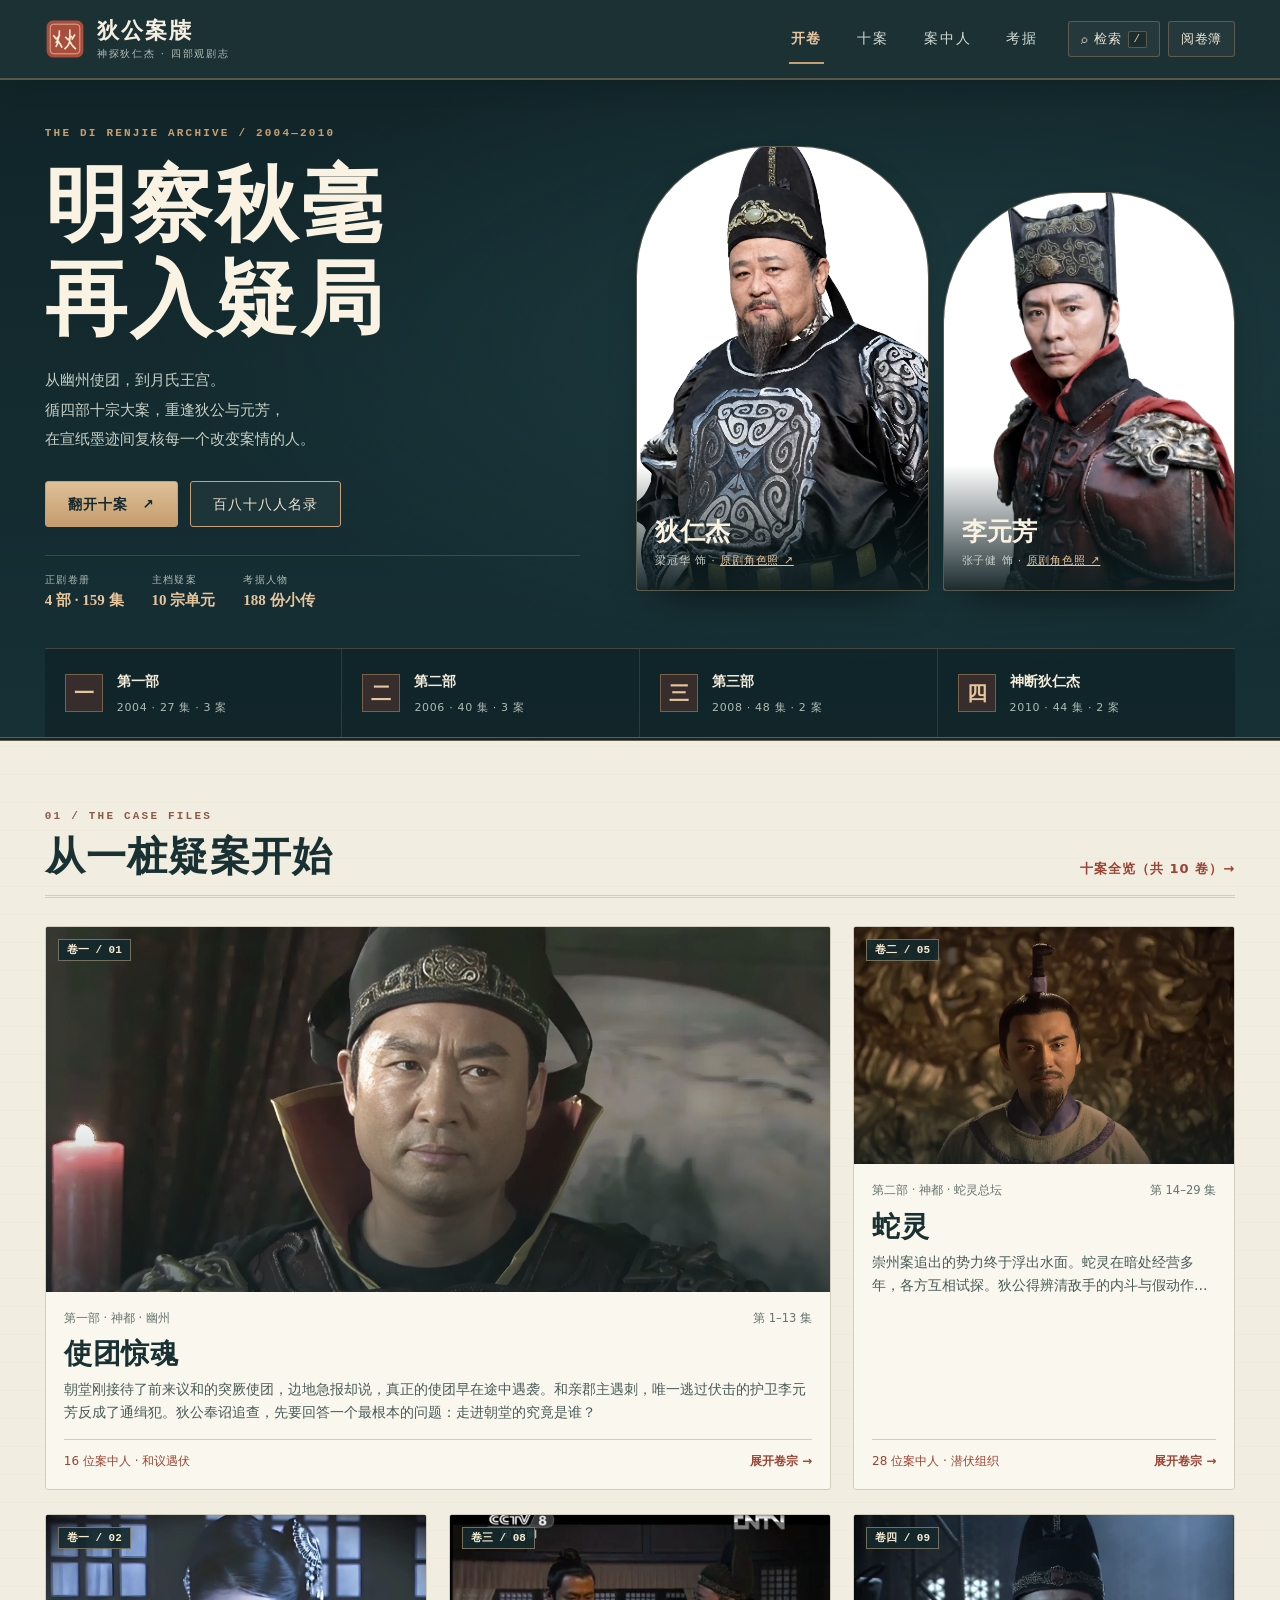
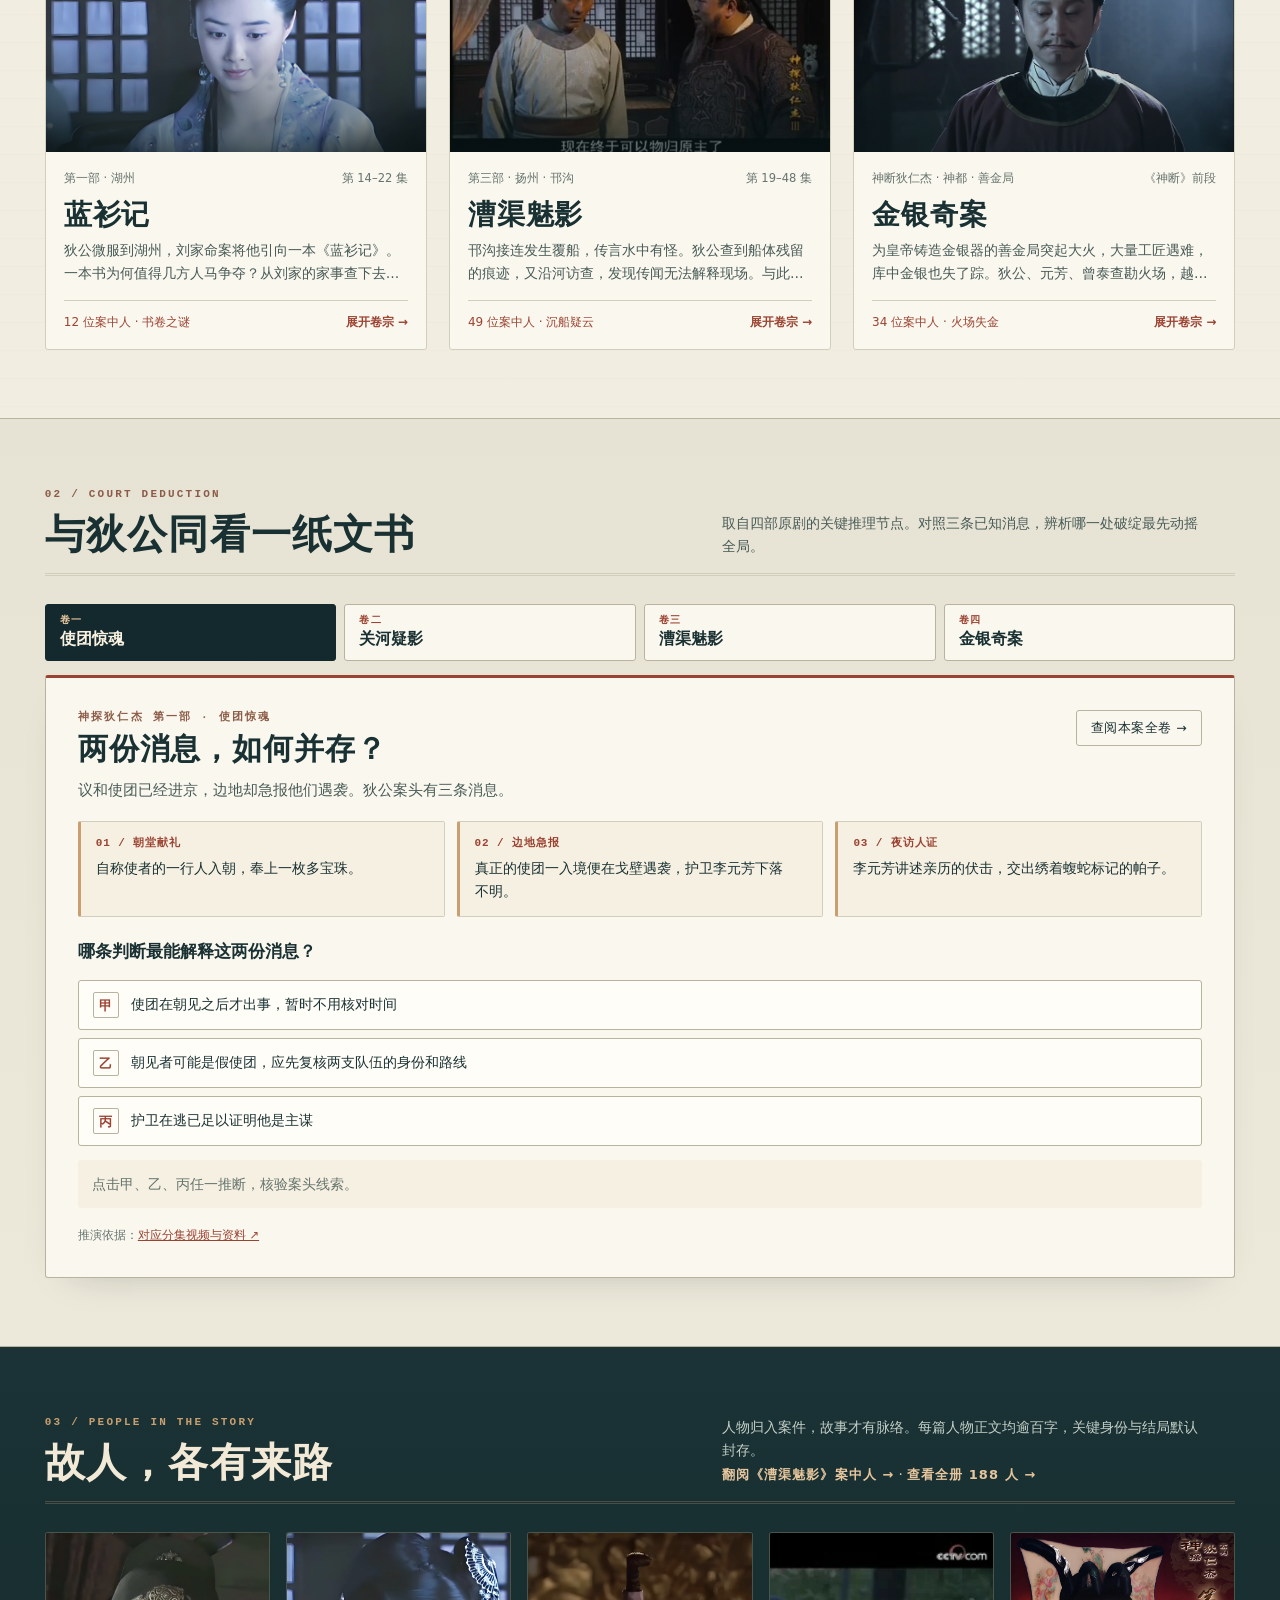
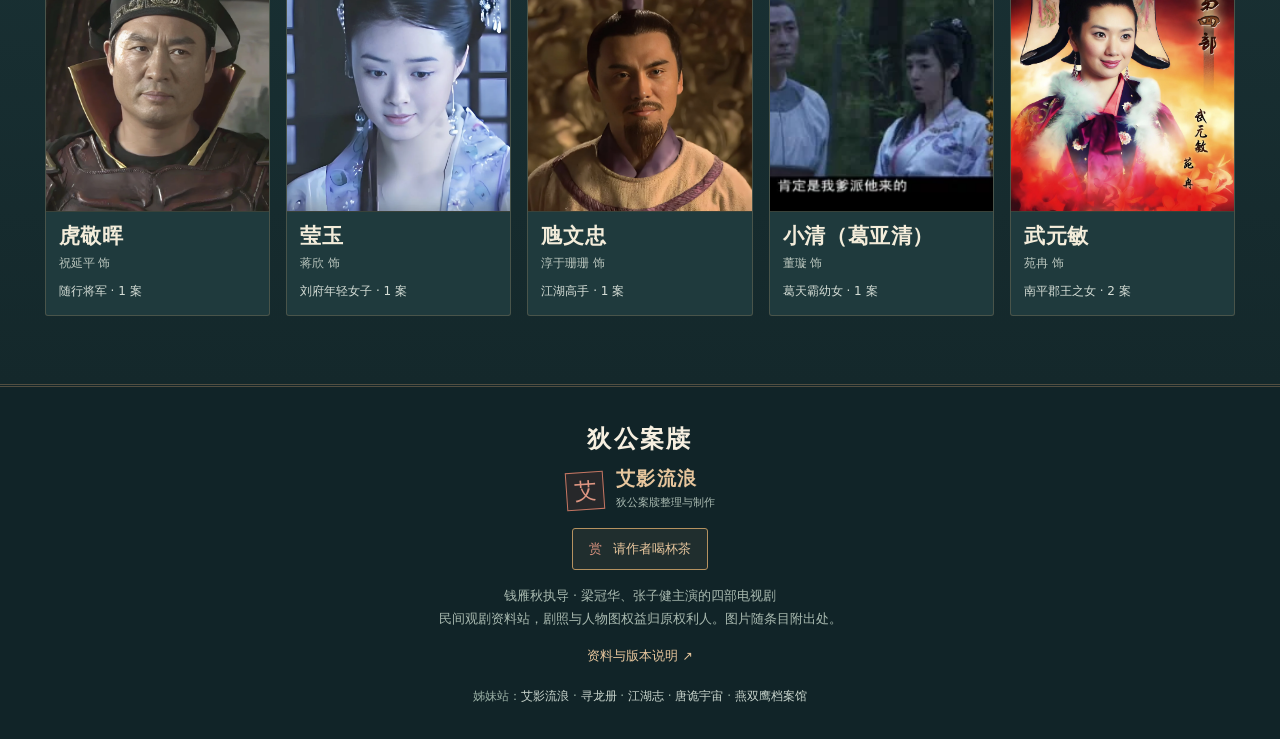
<file: index.html>
<!doctype html>
<html lang="zh-CN">
<head>
  <meta charset="utf-8">
  <meta name="viewport" content="width=device-width,initial-scale=1">
  <meta name="description" content="钱雁秋执导、梁冠华与张子健主演《神探狄仁杰》四部十案观剧资料站：188份人物档案、原剧画面与分集考据。">
  <meta name="theme-color" content="#13292d">
  <title>狄公案牍 · 四部十案，故人重逢</title>
  <link rel="icon" href="assets/seal.svg">
  <link rel="stylesheet" href="v2/edition.css">
  <script defer src="episodes.js"></script>
  <script defer src="v2/archive-data.js"></script>
  <script defer src="v2/edition.js"></script>
</head>
<body>
  <a class="skip" href="#main">跳至正文</a>
  <header class="site-header">
    <a class="brand" href="#home">
      <img src="assets/seal.svg" alt="" width="42" height="42">
      <span>狄公案牍<small>神探狄仁杰 · 四部观剧志</small></span>
    </a>
    <nav aria-label="主导航">
      <a href="#home">开卷</a>
      <a href="#cases">十案</a>
      <a href="#people">案中人</a>
      <a href="#sources">考据</a>
    </nav>
    <div class="header-tools">
      <button id="search" type="button" aria-label="搜索卷宗与人物（快捷键 /）">⌕ <span class="tool-label">检索</span><kbd aria-hidden="true">/</kbd></button>
      <button id="bookmarks" type="button">阅卷簿</button>
    </div>
  </header>
  <main id="main" tabindex="-1"></main>
  <footer class="site-footer">
    <a class="footer-brand" href="#home">狄公案牍</a>
    <div class="footer-signature">
      <span class="footer-seal" aria-hidden="true">艾</span>
      <div><strong>艾影流浪</strong><small>狄公案牍整理与制作</small></div>
    </div>
    <button class="sponsor-button" id="sponsor" type="button"><span>赏</span> 请作者喝杯茶</button>
    <p>钱雁秋执导 · 梁冠华、张子健主演的四部电视剧<br>民间观剧资料站，剧照与人物图权益归原权利人。图片随条目附出处。</p>
    <a class="footer-sources-link" href="#sources">资料与版本说明 ↗</a>
    <p class="sister-sites">姊妹站：<a href="https://aiyingliulang.qd.je/">艾影流浪</a> · <a href="https://xunlongce.aiyingliulang.qd.je/">寻龙册</a> · <a href="https://jianghu.aiyingliulang.qd.je/">江湖志</a> · <a href="https://tanggui.aiyingliulang.qd.je/">唐诡宇宙</a> · <a href="https://yanshuangying.aiyingliulang.qd.je/">燕双鹰档案馆</a></p>
  </footer>
  <dialog id="dialog" aria-labelledby="dialog-title">
    <div class="dialog-head">
      <h2 id="dialog-title"></h2>
      <button id="close" type="button" aria-label="关闭弹窗">×</button>
    </div>
    <div id="dialog-content"></div>
  </dialog>
  <p id="status" role="status" aria-live="polite"></p>
</body>
</html>
</file>
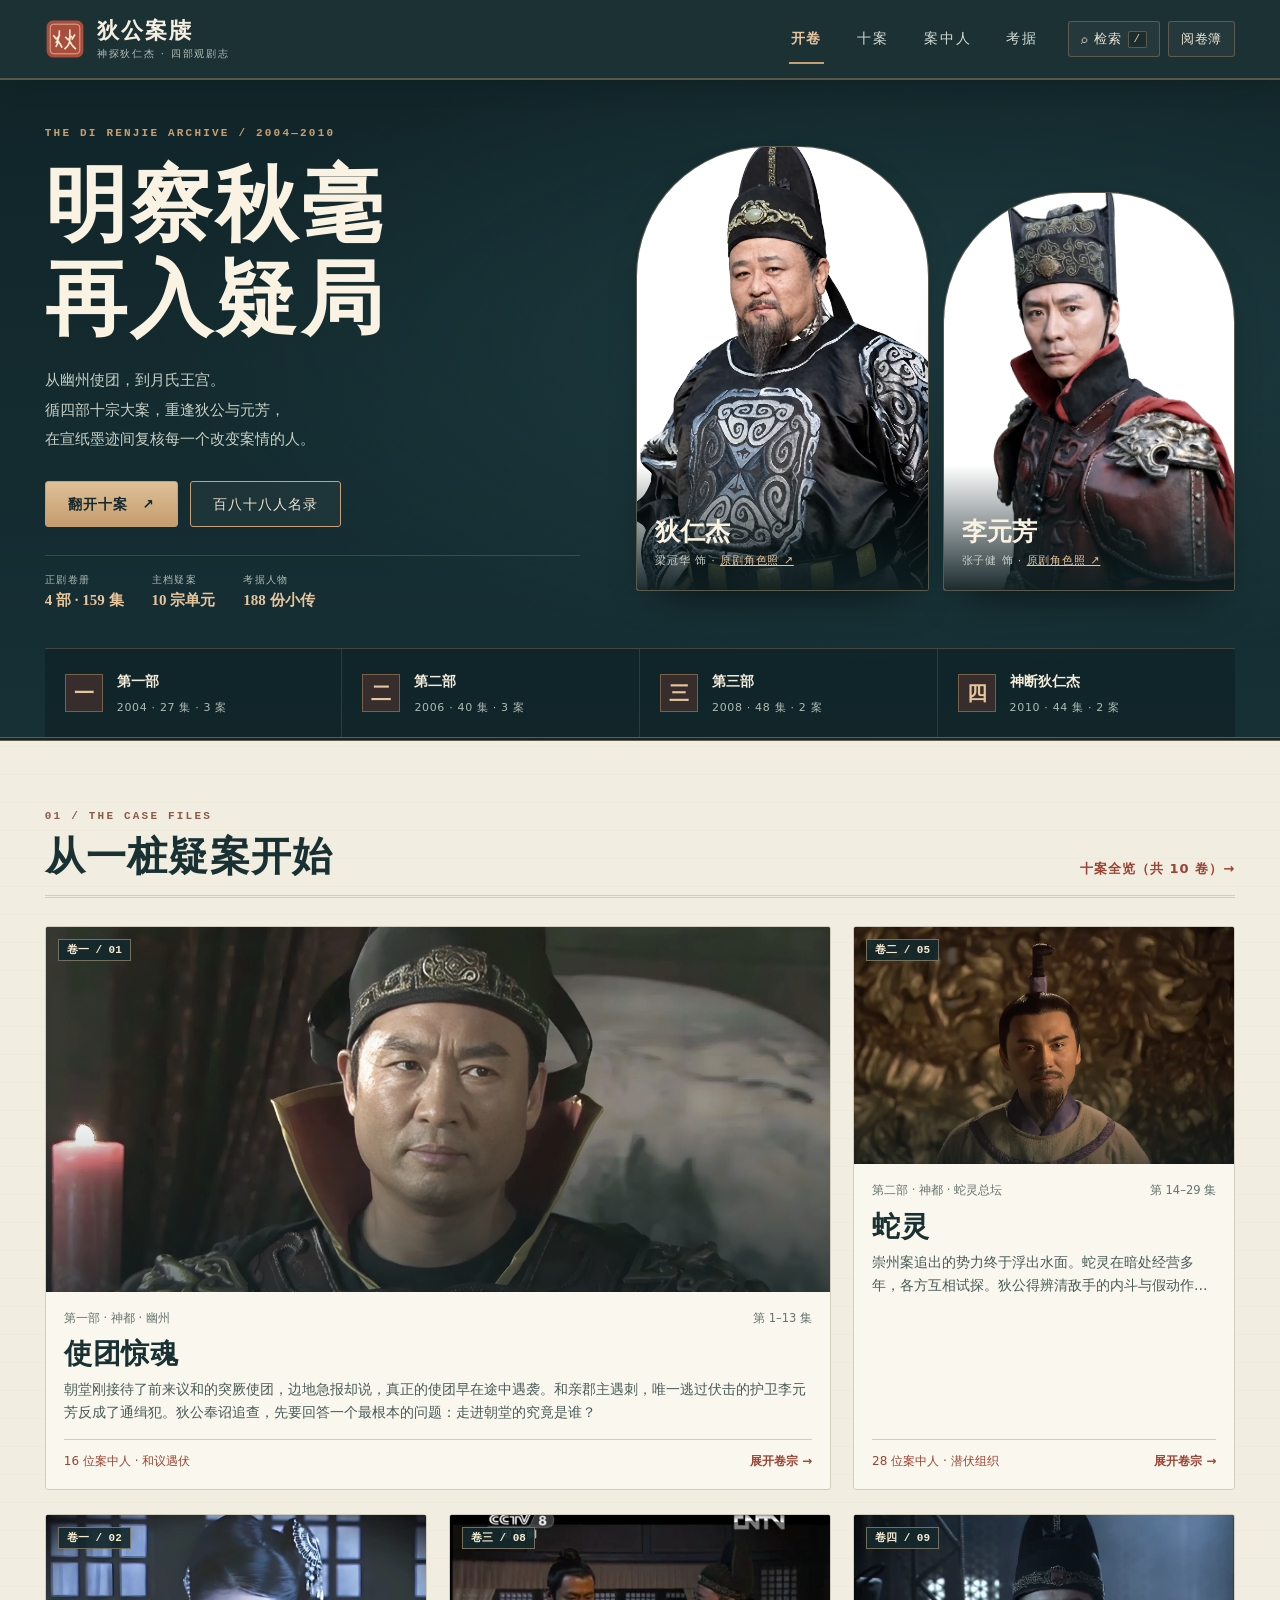
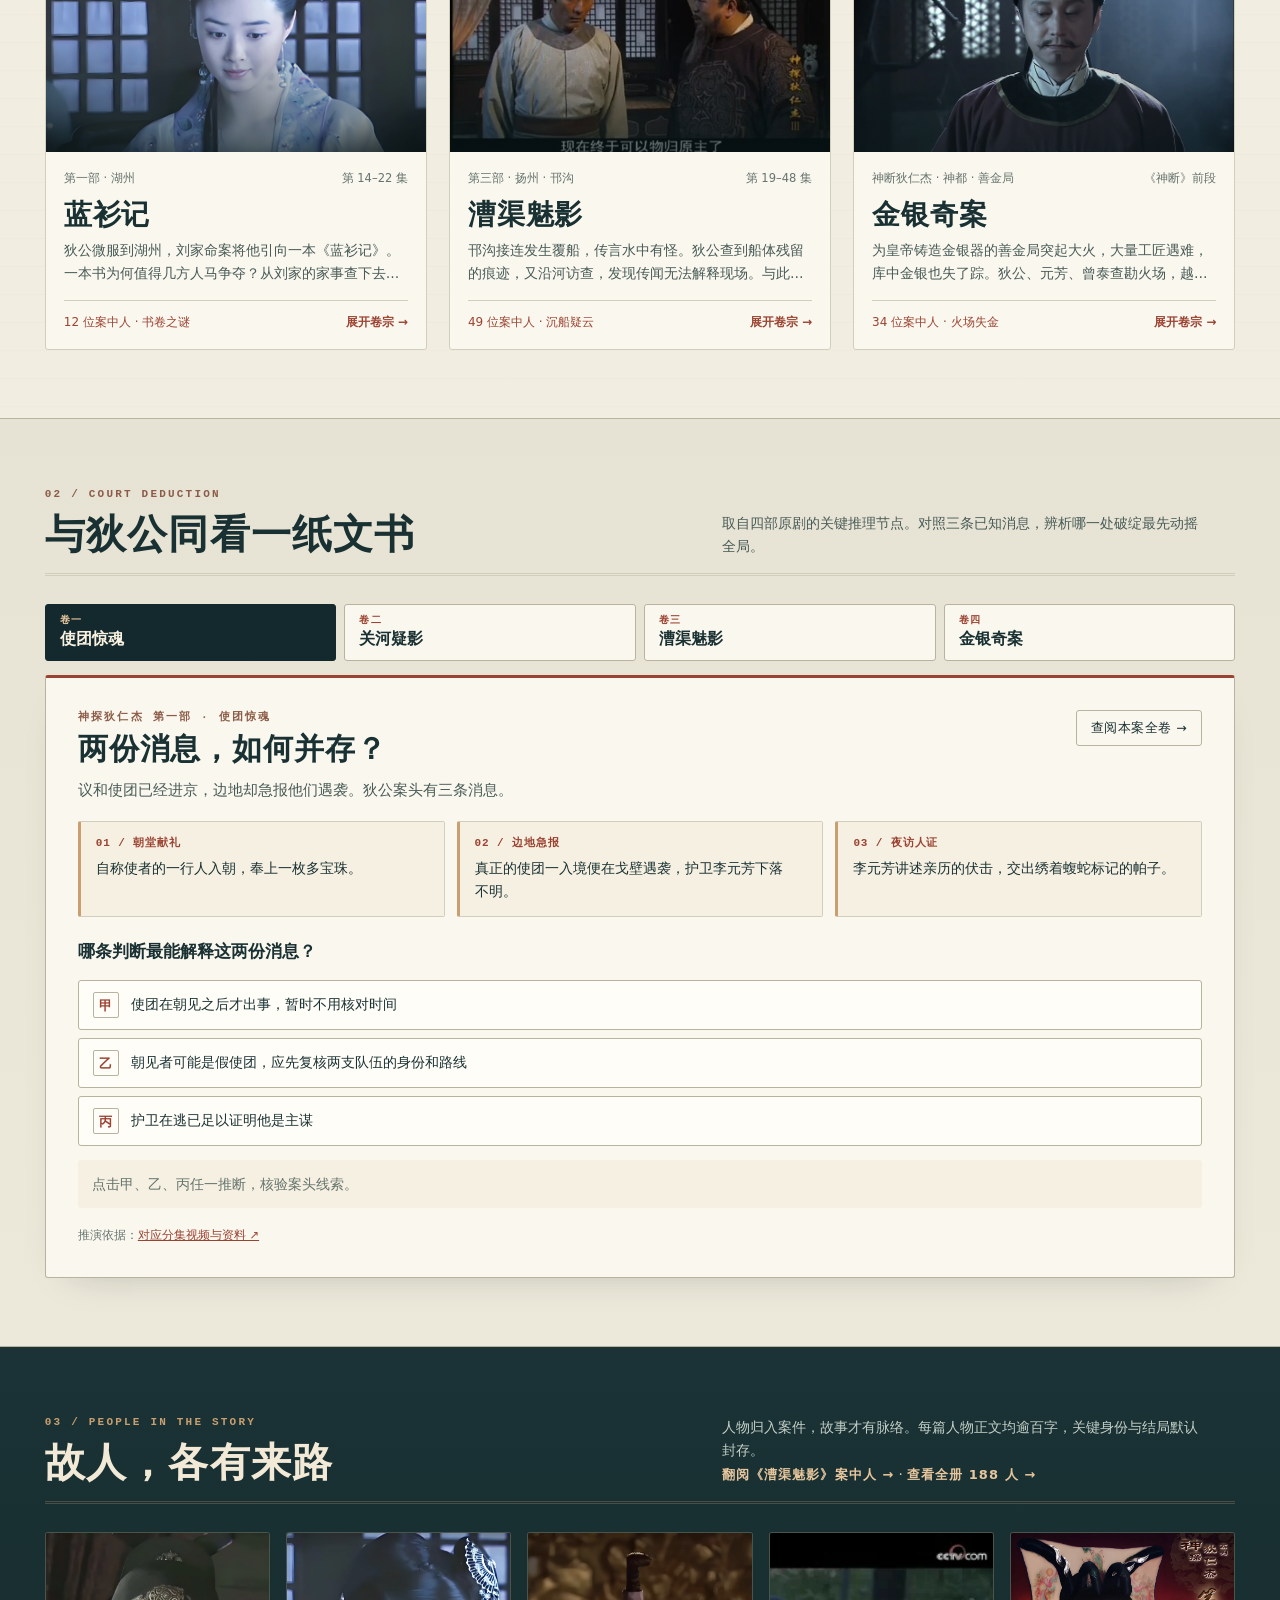
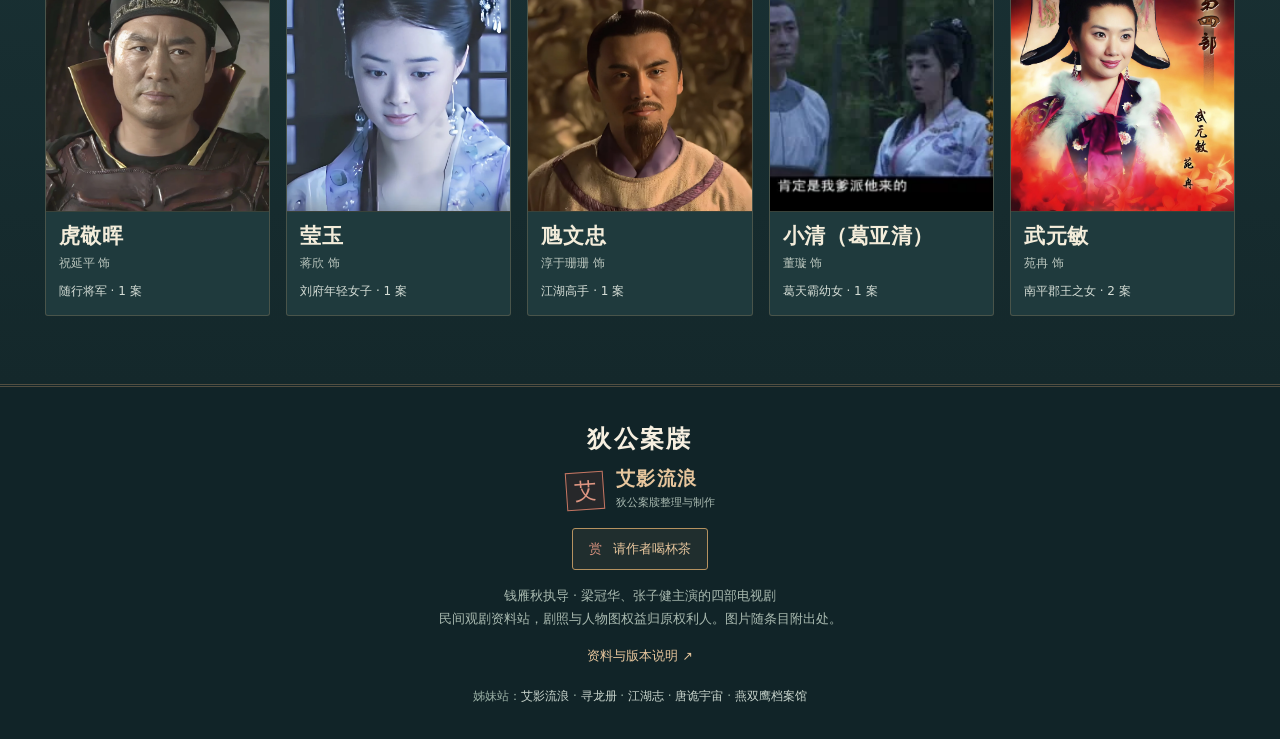
<file: v2/index.html>
<!doctype html>
<html lang="zh-CN">
<head>
  <meta charset="utf-8">
  <meta name="viewport" content="width=device-width,initial-scale=1">
  <meta name="description" content="钱雁秋执导、梁冠华与张子健主演《神探狄仁杰》四部十案观剧资料站：188份人物档案、原剧画面与分集考据。">
  <meta name="theme-color" content="#13292d">
  <title>狄公案牍 · 四部十案，故人重逢</title>
  <link rel="icon" href="../assets/seal.svg">
  <link rel="stylesheet" href="edition.css">
  <script defer src="../episodes.js"></script>
  <script defer src="archive-data.js"></script>
  <script defer src="edition.js"></script>
</head>
<body>
  <a class="skip" href="#main">跳至正文</a>
  <header class="site-header">
    <a class="brand" href="#home">
      <img src="../assets/seal.svg" alt="" width="42" height="42">
      <span>狄公案牍<small>神探狄仁杰 · 四部观剧志</small></span>
    </a>
    <nav aria-label="主导航">
      <a href="#home">开卷</a>
      <a href="#cases">十案</a>
      <a href="#people">案中人</a>
      <a href="#sources">考据</a>
    </nav>
    <div class="header-tools">
      <button id="search" type="button" aria-label="搜索卷宗与人物（快捷键 /）">⌕ <span class="tool-label">检索</span><kbd aria-hidden="true">/</kbd></button>
      <button id="bookmarks" type="button">阅卷簿</button>
    </div>
  </header>
  <main id="main" tabindex="-1"></main>
  <footer class="site-footer">
    <a class="footer-brand" href="#home">狄公案牍</a>
    <div class="footer-signature">
      <span class="footer-seal" aria-hidden="true">艾</span>
      <div><strong>艾影流浪</strong><small>狄公案牍整理与制作</small></div>
    </div>
    <button class="sponsor-button" id="sponsor" type="button"><span>赏</span> 请作者喝杯茶</button>
    <p>钱雁秋执导 · 梁冠华、张子健主演的四部电视剧<br>民间观剧资料站，剧照与人物图权益归原权利人。图片随条目附出处。</p>
    <a class="footer-sources-link" href="#sources">资料与版本说明 ↗</a>
    <p class="sister-sites">姊妹站：<a href="https://aiyingliulang.qd.je/">艾影流浪</a> · <a href="https://xunlongce.aiyingliulang.qd.je/">寻龙册</a> · <a href="https://jianghu.aiyingliulang.qd.je/">江湖志</a> · <a href="https://tanggui.aiyingliulang.qd.je/">唐诡宇宙</a> · <a href="https://yanshuangying.aiyingliulang.qd.je/">燕双鹰档案馆</a></p>
  </footer>
  <dialog id="dialog" aria-labelledby="dialog-title">
    <div class="dialog-head">
      <h2 id="dialog-title"></h2>
      <button id="close" type="button" aria-label="关闭弹窗">×</button>
    </div>
    <div id="dialog-content"></div>
  </dialog>
  <p id="status" role="status" aria-live="polite"></p>
</body>
</html>
</file>
<file: v2/edition.css>
@charset "UTF-8";
/* ------------------------------------------------------------------
   狄公案牍 · 神探狄仁杰四部观剧志 — Xuan-Paper & Pine-Soot Edition
   Laid Xuan-Paper #f1ede1 · Court Slate #13292d · Cinnabar #9b4332
   Zero external fonts or runtime dependencies
   ------------------------------------------------------------------ */

:root {
  color-scheme: light;
  --page: #f1ede1;
  --sheet: #faf7ee;
  --sheet-warm: #f5f0e2;
  --dark: #13292d;
  --dark-raise: #19353a;
  --dark-soft: #224348;
  --ink: #1a3133;
  --ink-soft: #485b57;
  --muted: #65746d;
  --line: #d2cebe;
  --line-strong: #b8b39f;
  --red: #9b4332;
  --red-soft: #b85845;
  --gold: #c89f70;
  --gold-light: #e7c69d;
  --display: "Noto Serif CJK SC", "Source Han Serif SC", "Songti SC", "STSong", "SimSun", serif;
  --kai: "STKaiti", "Kaiti SC", "KaiTi", var(--display);
  --body: "PingFang SC", "Hiragino Sans GB", "Microsoft YaHei UI", "Microsoft YaHei", system-ui, sans-serif;
  --mono: "Consolas", "SFMono-Regular", "Liberation Mono", monospace;
  --radius: 3px;
  --ease: cubic-bezier(0.22, 0.7, 0.28, 1);
}

*, *::before, *::after { box-sizing: border-box; }
html { scroll-behavior: smooth; scroll-padding-top: 96px; -webkit-text-size-adjust: 100%; }

body {
  margin: 0;
  background-color: var(--page);
  background-image:
    repeating-linear-gradient(0deg, rgba(160, 148, 120, 0.035) 0 1px, transparent 1px 28px);
  color: var(--ink);
  font: 15px/1.8 var(--body);
  text-rendering: optimizeLegibility;
  overflow-x: clip;
}

body:has(dialog[open]) { overflow: hidden; }

a { color: inherit; text-decoration: none; }
button, input, select { font: inherit; color: inherit; }
button, summary { cursor: pointer; }
img { display: block; max-width: 100%; }
h1, h2, h3, h4, p, figure, dl, dd { margin: 0; }
h1, h2, h3 {
  font-family: var(--display);
  font-weight: 700;
  line-height: 1.2;
  letter-spacing: 0.03em;
  text-wrap: balance;
}
p { text-wrap: pretty; }
[hidden] { display: none !important; }

::selection {
  background: rgba(155, 67, 50, 0.2);
  color: #132527;
}

:focus-visible {
  outline: 2px solid var(--red);
  outline-offset: 3px;
  border-radius: 2px;
}

#main { scroll-margin-top: 96px; min-height: 70vh; }
#main:focus { outline: none; }

.sr-only {
  position: absolute;
  width: 1px;
  height: 1px;
  overflow: hidden;
  clip-path: inset(50%);
  white-space: nowrap;
}

.skip {
  position: fixed;
  z-index: 120;
  left: 12px;
  top: 12px;
  transform: translateY(-220%);
  background: var(--sheet);
  color: var(--ink);
  border: 2px solid var(--red);
  padding: 9px 16px;
  font-weight: 600;
  border-radius: var(--radius);
  box-shadow: 0 8px 24px rgba(0, 0, 0, 0.25);
}
.skip:focus { transform: translateY(0); }

.container {
  width: min(1280px, calc(100% - clamp(28px, 7vw, 104px)));
  margin-inline: auto;
}

.overline {
  font: 600 11px/1.4 var(--mono);
  letter-spacing: 0.2em;
  text-transform: uppercase;
  color: #8c5c48;
}

/* ── Masthead ─────────────────────────────────────────────────────── */
.site-header {
  min-height: 80px;
  position: sticky;
  top: 0;
  z-index: 40;
  background: rgba(19, 41, 45, 0.96);
  backdrop-filter: blur(10px);
  color: #ece8d8;
  display: flex;
  align-items: center;
  gap: clamp(14px, 2.2vw, 28px);
  padding: 0 max(3.5vw, calc((100vw - 1280px) / 2));
  border-bottom: 2px solid rgba(200, 159, 112, 0.35);
  box-shadow: 0 10px 30px -18px rgba(10, 22, 24, 0.65);
}

.brand {
  display: inline-flex;
  gap: 12px;
  align-items: center;
  margin-right: auto;
  flex-shrink: 0;
}
.brand img { width: 40px; height: 40px; flex-shrink: 0; }
.brand span {
  font: 700 22px/1.15 var(--display);
  letter-spacing: 0.1em;
  color: #f6efe0;
}
.brand small {
  display: block;
  font: 400 10px/1.2 var(--body);
  letter-spacing: 0.18em;
  color: #b4c1b7;
  margin-top: 5px;
}

.site-header nav {
  display: flex;
  align-items: center;
  gap: clamp(16px, 2.4vw, 32px);
}
.site-header nav a {
  position: relative;
  font-size: 14px;
  letter-spacing: 0.14em;
  padding: 12px 2px;
  color: #d3dcd4;
  white-space: nowrap;
  transition: color 0.2s var(--ease);
}
.site-header nav a:hover { color: #fff4df; }
.site-header nav a[aria-current="true"] {
  color: var(--gold-light);
  font-weight: 600;
}
.site-header nav a[aria-current="true"]::after {
  content: "";
  position: absolute;
  left: 0;
  right: 0;
  bottom: 0;
  height: 2px;
  background: var(--gold);
}

.header-tools {
  display: flex;
  align-items: center;
  gap: 8px;
}
.site-header button {
  display: inline-flex;
  align-items: center;
  gap: 6px;
  background: rgba(255, 255, 255, 0.04);
  border: 1px solid rgba(200, 159, 112, 0.34);
  color: #ece6d5;
  min-height: 36px;
  padding: 6px 12px;
  border-radius: var(--radius);
  font-size: 12.5px;
  letter-spacing: 0.06em;
  white-space: nowrap;
  transition: background 0.2s var(--ease), border-color 0.2s var(--ease), color 0.2s var(--ease);
}
.site-header button:hover {
  background: rgba(200, 159, 112, 0.16);
  border-color: var(--gold);
  color: #fff6e5;
}
.site-header button kbd {
  font: 11px/1 var(--mono);
  padding: 2px 5px;
  border-radius: 2px;
  border: 1px solid rgba(231, 198, 157, 0.3);
  color: var(--gold-light);
  background: rgba(0, 0, 0, 0.22);
}
.bookmark-count {
  display: inline-grid;
  place-items: center;
  min-width: 18px;
  height: 18px;
  padding: 0 5px;
  border-radius: 999px;
  background: var(--red);
  color: #fff5e6;
  font: 600 11px/1 var(--mono);
}

/* ── Cover / Hero ─────────────────────────────────────────────────── */
.cover {
  background:
    radial-gradient(ellipse 90% 70% at 75% 40%, rgba(43, 83, 88, 0.45) 0%, transparent 70%),
    linear-gradient(180deg, #112529 0%, #163035 100%);
  position: relative;
  color: #f0ead8;
  padding: 46px 0 0;
  overflow: hidden;
  border-bottom: 4px double rgba(200, 159, 112, 0.45);
}

.cover-inner {
  display: grid;
  grid-template-columns: 1fr 1.12fr;
  gap: clamp(28px, 4.5vw, 56px);
  align-items: center;
  min-height: 470px;
}

.cover .overline { color: var(--gold); }
.cover h1 {
  font-size: clamp(52px, 6.4vw, 96px);
  font-weight: 700;
  line-height: 1.14;
  letter-spacing: 0.04em;
  margin: 18px 0 20px;
  color: #faf3e3;
}
.cover .intro {
  color: #c7d1c6;
  font-size: clamp(15px, 1.2vw, 17px);
  line-height: 1.92;
  margin-bottom: 26px;
  max-width: 29em;
}
.cover-actions {
  display: flex;
  flex-wrap: wrap;
  gap: 12px;
  align-items: center;
}
.primary,
.secondary {
  display: inline-flex;
  align-items: center;
  justify-content: center;
  min-height: 44px;
  padding: 10px 22px;
  font-size: 13.5px;
  letter-spacing: 0.08em;
  gap: 14px;
  border: 1px solid #c6a176;
  border-radius: var(--radius);
  transition: background 0.2s var(--ease), color 0.2s var(--ease), border-color 0.2s var(--ease);
}
.primary {
  background: linear-gradient(180deg, #dfc098, #c49c6e);
  color: #14282b;
  font-weight: 600;
}
.primary:hover { background: linear-gradient(180deg, #edd1ad, #d2ad81); }
.secondary {
  color: #ebe2ce;
  background: rgba(255, 255, 255, 0.04);
}
.secondary:hover { background: rgba(255, 255, 255, 0.12); border-color: var(--gold-light); }

.cover-metrics {
  display: flex;
  flex-wrap: wrap;
  gap: 18px 28px;
  margin-top: 28px;
  padding-top: 18px;
  border-top: 1px solid rgba(200, 159, 112, 0.24);
}
.cover-metrics dt {
  font: 10px/1.3 var(--mono);
  letter-spacing: 0.14em;
  color: #aebcb3;
}
.cover-metrics dd {
  margin-top: 4px;
  font: 600 15px/1.3 var(--display);
  color: var(--gold-light);
}

.hero-portraits {
  height: 445px;
  display: flex;
  gap: 14px;
  align-items: stretch;
  position: relative;
}
.hero-portraits figure {
  position: relative;
  width: 50%;
  overflow: hidden;
  border: 1px solid rgba(227, 198, 157, 0.36);
  border-radius: 130px 130px 3px 3px;
  background: #0d1d20;
  box-shadow: 0 22px 44px -24px rgba(0, 0, 0, 0.75);
}
.hero-portraits figure:nth-child(2) { margin-top: 46px; }
.hero-portraits img {
  width: 100%;
  height: 100%;
  object-fit: cover;
  object-position: 50% 24%;
  filter: saturate(0.78) contrast(1.03);
}
.hero-portraits figcaption {
  position: absolute;
  bottom: 0;
  left: 0;
  right: 0;
  padding: 52px 18px 20px;
  background: linear-gradient(transparent, rgba(13, 30, 33, 0.94));
  font: 700 25px/1.2 var(--display);
}
.hero-person-link { color: #faf2e1; }
.hero-person-link:hover { color: var(--gold-light); }
.hero-portraits figcaption small {
  display: block;
  font: 400 11px/1.5 var(--body);
  margin-top: 6px;
  color: #c8cfc4;
  letter-spacing: 0.08em;
}
.hero-portraits figcaption small a { text-decoration: underline; color: var(--gold-light); }

.series-strip {
  display: grid;
  grid-template-columns: repeat(4, minmax(0, 1fr));
  margin-top: 38px;
  border-top: 1px solid rgba(200, 159, 112, 0.28);
  background: rgba(11, 25, 28, 0.42);
}
.series-strip a {
  padding: 20px 20px;
  border-right: 1px solid rgba(200, 159, 112, 0.18);
  display: flex;
  gap: 14px;
  align-items: center;
  transition: background 0.2s var(--ease);
}
.series-strip a:last-child { border-right: 0; }
.series-strip a:hover { background: rgba(255, 255, 255, 0.06); }
.series-strip b {
  display: grid;
  place-items: center;
  width: 38px;
  height: 38px;
  border: 1px solid rgba(200, 159, 112, 0.45);
  background: rgba(155, 67, 50, 0.28);
  font: 700 20px/1 var(--display);
  color: var(--gold-light);
  flex-shrink: 0;
}
.series-strip strong {
  display: block;
  font-size: 14px;
  font-weight: 600;
  color: #f4ecda;
}
.series-strip small {
  display: block;
  margin-top: 3px;
  font-size: 11px;
  color: #aebbb2;
  letter-spacing: 0.06em;
}

/* ── Sections & Page Headers ──────────────────────────────────────── */
.section { padding: clamp(40px, 5.5vw, 68px) 0; }

.section-title {
  display: flex;
  flex-wrap: wrap;
  justify-content: space-between;
  align-items: flex-end;
  margin: 0 0 28px;
  padding-bottom: 14px;
  border-bottom: 3px double var(--line);
  gap: 14px 24px;
}
.section-title h2 {
  font-size: clamp(28px, 3.2vw, 40px);
  margin-top: 8px;
}
.section-title p {
  font-size: 13.5px;
  color: var(--ink-soft);
  max-width: 38em;
  line-height: 1.75;
}
.section-title p a,
.all-link {
  font-size: 13px;
  font-weight: 600;
  letter-spacing: 0.08em;
  color: var(--red);
}
.section-title p a:hover,
.all-link:hover { text-decoration: underline; }

.page-head {
  padding: 20px 0 28px;
  margin-bottom: 24px;
  border-bottom: 4px double var(--line-strong);
  display: flex;
  flex-wrap: wrap;
  justify-content: space-between;
  gap: 18px 28px;
  align-items: flex-end;
}
.page-head h1 {
  font-size: clamp(38px, 4.8vw, 58px);
  margin-top: 10px;
}
.page-head-side {
  display: flex;
  align-items: center;
  gap: 20px;
}
.page-head p {
  color: var(--ink-soft);
  font-size: 14px;
  max-width: 38em;
  line-height: 1.8;
}
.head-stamp {
  display: grid;
  place-items: center;
  width: 54px;
  height: 54px;
  border: 2px solid var(--red);
  color: var(--red);
  font: 700 18px/1.1 var(--kai);
  letter-spacing: 0.08em;
  transform: rotate(-4deg);
  background: rgba(155, 67, 50, 0.05);
  flex-shrink: 0;
}

/* ── Case Tiles ───────────────────────────────────────────────────── */
.filters,
.case-quick-pills,
.episode-pills {
  display: flex;
  gap: 8px;
  flex-wrap: wrap;
  margin: 0 0 24px;
}
.filters a,
.case-quick-pills a,
.tag-link,
.episode-pills a {
  display: inline-flex;
  align-items: center;
  min-height: 36px;
  padding: 6px 14px;
  border: 1px solid var(--line-strong);
  background: var(--sheet);
  color: var(--ink);
  border-radius: var(--radius);
  font-size: 12.5px;
  letter-spacing: 0.04em;
  transition: background 0.18s var(--ease), border-color 0.18s var(--ease), color 0.18s var(--ease);
}
.filters a:hover,
.case-quick-pills a:hover,
.tag-link:hover,
.episode-pills a:hover {
  border-color: var(--dark-soft);
  background: #ece8d8;
}
.filters a.active,
.case-quick-pills a.active {
  background: var(--dark);
  color: #f6efe0;
  border-color: var(--dark);
  font-weight: 600;
}

.volume-note-banner {
  display: flex;
  flex-wrap: wrap;
  align-items: baseline;
  justify-content: space-between;
  gap: 8px 20px;
  padding: 14px 18px;
  margin-bottom: 24px;
  background: var(--sheet);
  border: 1px solid var(--line);
  border-left: 4px solid var(--red);
  font-size: 13px;
}
.volume-note-banner span { color: var(--ink-soft); }
.volume-note-banner a { color: var(--red); text-decoration: underline; }

.cases-grid {
  display: grid;
  grid-template-columns: repeat(3, minmax(0, 1fr));
  gap: 24px 22px;
}

.case-tile {
  display: flex;
  flex-direction: column;
  position: relative;
  background: var(--sheet);
  border: 1px solid var(--line);
  border-radius: var(--radius);
  overflow: hidden;
  transition: border-color 0.25s var(--ease), transform 0.25s var(--ease), box-shadow 0.25s var(--ease);
}
.case-tile:hover,
.case-tile:focus-visible {
  border-color: #9e8263;
  transform: translateY(-3px);
  box-shadow: 0 18px 36px -24px rgba(20, 40, 42, 0.35);
}

.still-wrap {
  aspect-ratio: 16 / 10;
  overflow: hidden;
  background: #1b3336;
  position: relative;
}
.still-wrap img {
  width: 100%;
  height: 100%;
  object-fit: cover;
  filter: saturate(0.84);
  transition: transform 0.4s var(--ease);
}
.case-tile:hover .still-wrap img { transform: scale(1.04); }
.still-wrap::after {
  content: "";
  position: absolute;
  inset: 50% 0 0;
  background: linear-gradient(transparent, rgba(11, 27, 30, 0.62));
  pointer-events: none;
}

.case-number {
  position: absolute;
  left: 12px;
  top: 12px;
  background: rgba(19, 41, 45, 0.9);
  color: #f7ebcf;
  padding: 3px 8px;
  font: 600 11px/1.3 var(--mono);
  border: 1px solid rgba(231, 198, 157, 0.45);
  z-index: 1;
}
.case-saved-flag {
  position: absolute;
  right: 12px;
  top: 12px;
  background: var(--red);
  color: #fff6e8;
  padding: 3px 8px;
  font: 600 11px/1.3 var(--body);
  letter-spacing: 0.06em;
  border-radius: 2px;
  z-index: 1;
}

.tile-body {
  display: flex;
  flex-direction: column;
  flex: 1;
  padding: 16px 18px 16px;
}
.tile-meta {
  display: flex;
  justify-content: space-between;
  gap: 8px;
  color: var(--muted);
  font-size: 11.5px;
}
.case-tile h3 {
  font-size: clamp(23px, 2.2vw, 28px);
  margin: 9px 0 7px;
  color: var(--ink);
}
.tile-intro {
  font-size: 13.5px;
  color: var(--ink-soft);
  line-height: 1.75;
  margin: 0 0 14px;
  display: -webkit-box;
  -webkit-line-clamp: 2;
  -webkit-box-orient: vertical;
  overflow: hidden;
}
.case-tile .rule {
  margin-top: auto;
  border-top: 1px solid var(--line);
  display: flex;
  justify-content: space-between;
  align-items: center;
  padding-top: 11px;
  font-size: 12px;
  color: var(--red);
}
.tile-cta { font-weight: 600; }

.featured { grid-column: span 2; }
.featured .still-wrap { aspect-ratio: 2.15; }

/* ── Court Deduction Desk (Quiz) ──────────────────────────────────── */
.deduction-section {
  background: linear-gradient(180deg, #e7e3d4 0%, #ece8da 100%);
  border-block: 1px solid var(--line-strong);
}

.quiz-tabs {
  display: grid;
  grid-template-columns: repeat(4, minmax(0, 1fr));
  gap: 8px;
  margin-bottom: 14px;
}
.quiz-tabs button {
  display: flex;
  flex-direction: column;
  align-items: flex-start;
  gap: 3px;
  padding: 11px 14px;
  background: var(--sheet);
  border: 1px solid var(--line-strong);
  border-radius: var(--radius);
  color: var(--ink);
  text-align: left;
  transition: background 0.18s var(--ease), border-color 0.18s var(--ease);
}
.quiz-tabs button small {
  font: 600 10px/1 var(--mono);
  letter-spacing: 0.14em;
  color: var(--red);
}
.quiz-tabs button span {
  font: 700 16px/1.25 var(--display);
}
.quiz-tabs button:hover { border-color: var(--dark-soft); }
.quiz-tabs button.active {
  background: var(--dark);
  border-color: var(--dark);
  color: #faf2e1;
}
.quiz-tabs button.active small { color: var(--gold-light); }

.quiz-paper {
  background: var(--sheet);
  border: 1px solid var(--line-strong);
  border-top: 3px solid var(--red);
  border-radius: var(--radius);
  padding: clamp(20px, 3vw, 32px);
  box-shadow: 0 16px 38px -28px rgba(19, 41, 45, 0.35);
}
.case-inline-quiz .quiz-paper {
  border: 0;
  padding: 0;
  box-shadow: none;
  background: transparent;
}
.quiz-paper-head {
  display: flex;
  flex-wrap: wrap;
  align-items: flex-start;
  justify-content: space-between;
  gap: 12px;
  margin-bottom: 10px;
}
.lab-title {
  font-size: clamp(22px, 2.5vw, 30px);
  margin-top: 6px;
}
.lab-caption {
  color: var(--ink-soft);
  font-size: 14.5px;
  margin-bottom: 18px;
}

.quiz-clues {
  display: grid;
  grid-template-columns: repeat(3, minmax(0, 1fr));
  gap: 12px;
  margin-bottom: 20px;
}
.quiz-clue-slip {
  padding: 14px 15px;
  background: var(--sheet-warm);
  border: 1px solid var(--line);
  border-left: 3px solid var(--gold);
  border-radius: 2px;
}
.quiz-clue-slip small {
  display: block;
  font: 600 11px/1.3 var(--mono);
  letter-spacing: 0.08em;
  color: var(--red);
  margin-bottom: 6px;
}
.quiz-clue-slip p {
  font-size: 13.5px;
  line-height: 1.7;
  color: var(--ink);
}

.lab-question {
  font-family: var(--display);
  font-weight: 700;
  font-size: 17px;
  margin-bottom: 12px;
  color: var(--ink);
}
.lab-options {
  display: grid;
  gap: 8px;
}
.lab-options button {
  display: grid;
  grid-template-columns: 28px 1fr;
  align-items: center;
  gap: 10px;
  padding: 11px 14px;
  text-align: left;
  background: #fffdf7;
  border: 1px solid var(--line-strong);
  border-radius: var(--radius);
  font-size: 14px;
  color: var(--ink);
  transition: border-color 0.18s var(--ease), background 0.18s var(--ease);
}
.opt-mark {
  display: grid;
  place-items: center;
  width: 26px;
  height: 26px;
  border: 1px solid var(--line-strong);
  font: 700 13px/1 var(--display);
  color: var(--red);
  border-radius: 2px;
}
.lab-options button:hover {
  border-color: var(--dark-soft);
  background: #f3efe2;
}
.lab-options button[data-correct="true"] {
  background: #1f4d44;
  border-color: #1f4d44;
  color: #f7f2e4;
}
.lab-options button[data-correct="true"] .opt-mark {
  border-color: rgba(255, 255, 255, 0.45);
  color: #f7f2e4;
}
.lab-options button[data-correct="false"] {
  background: #7f392c;
  border-color: #7f392c;
  color: #fff2ea;
}
.lab-options button[data-correct="false"] .opt-mark {
  border-color: rgba(255, 255, 255, 0.45);
  color: #fff2ea;
}

.lab-answer {
  margin-top: 14px;
  padding: 12px 14px;
  background: var(--sheet-warm);
  border-radius: var(--radius);
  font-size: 13.5px;
}
.ans-right { color: #1b4a40; }
.ans-hint { color: #7e3729; }
.ans-idle { color: var(--muted); }
.quiz-source { margin-top: 10px; }

/* ── Dark Showcase Section & Portrait Cards ───────────────────────── */
.dark-section {
  background: linear-gradient(180deg, #1b3336 0%, #14282b 100%);
  color: #f2ead7;
}
.dark-section .section-title { border-bottom-color: rgba(200, 159, 112, 0.28); }
.dark-section .section-title p { color: #c4cfc6; }
.dark-section .section-title p a { color: var(--gold-light); }
.dark-section .overline { color: var(--gold); }

.portrait-grid {
  display: grid;
  grid-template-columns: repeat(5, minmax(0, 1fr));
  gap: 20px 16px;
}

.portrait-card {
  display: flex;
  flex-direction: column;
  min-width: 0;
  background: var(--sheet);
  color: var(--ink);
  border: 1px solid var(--line);
  border-radius: var(--radius);
  overflow: hidden;
  transition: transform 0.22s var(--ease), border-color 0.22s var(--ease), box-shadow 0.22s var(--ease);
}
.dark-section .portrait-card {
  background: #1f3a3d;
  color: #f3ecda;
  border-color: rgba(200, 159, 112, 0.25);
}
.portrait-card:hover,
.portrait-card:focus-visible {
  transform: translateY(-3px);
  border-color: var(--gold);
  box-shadow: 0 14px 30px -22px rgba(0, 0, 0, 0.45);
}

.portrait-frame {
  aspect-ratio: 4 / 5;
  overflow: hidden;
  background: #d8ddd1;
  position: relative;
  border-bottom: 1px solid var(--line);
}
.dark-section .portrait-frame {
  background: #152a2d;
  border-bottom-color: rgba(200, 159, 112, 0.2);
}
.portrait-frame img {
  width: 100%;
  height: 100%;
  object-fit: cover;
  object-position: 50% 20%;
  filter: saturate(0.84);
  transition: transform 0.3s var(--ease);
}
.portrait-card:hover .portrait-frame img { transform: scale(1.04); }

/* Verified Portrait Focal Corrections */
.portrait-frame img.focus-xiaoqing { object-position: 77% 25%; }
.portrait-frame img.focus-xiaoqingfang { object-position: 18% 25%; }
.portrait-frame img.focus-yangfang { object-position: 88% 20%; }
.portrait-frame img.focus-shentao { object-position: 84% 20%; }
.portrait-frame img.focus-xiaolan { object-position: 80% 70%; }
.portrait-frame img.focus-gaoshier { object-position: 9% 20%; }
.portrait-frame img.focus-yuesheng { object-position: 13% 40%; }
.portrait-frame img.focus-le-shi { object-position: 13% 20%; }

.portrait-frame .no-photo {
  display: flex;
  flex-direction: column;
  align-items: center;
  justify-content: center;
  gap: 8px;
  height: 100%;
  background:
    repeating-linear-gradient(90deg, rgba(120, 134, 122, 0.08) 0 1px, transparent 1px 26px),
    #e2e4d8;
  color: #5c6d63;
}
.portrait-frame .no-photo b {
  display: grid;
  place-items: center;
  width: 62px;
  height: 62px;
  border: 1px solid #9aa699;
  font: 700 34px/1 var(--display);
}
.portrait-frame .no-photo small {
  font-size: 11px;
  letter-spacing: 0.1em;
  color: #6d7c72;
}

.portrait-body {
  display: flex;
  flex-direction: column;
  flex: 1;
  padding: 12px 13px 14px;
}
.portrait-pending {
  display: inline-block;
  align-self: flex-start;
  margin-bottom: 5px;
  padding: 1px 6px;
  background: rgba(155, 67, 50, 0.1);
  border: 1px solid rgba(155, 67, 50, 0.35);
  color: var(--red);
  font-size: 10.5px;
  border-radius: 2px;
}
.dark-section .portrait-pending {
  color: var(--gold-light);
  border-color: rgba(231, 198, 157, 0.4);
}
.portrait-card h3 {
  font-size: 21px;
  margin: 0 0 4px;
}
.portrait-actor {
  font-size: 11.5px;
  color: var(--muted);
}
.dark-section .portrait-actor { color: #b8c4bc; }
.portrait-card .role {
  margin-top: auto;
  padding-top: 8px;
  font-size: 12px;
  line-height: 1.6;
  color: var(--ink-soft);
}
.dark-section .portrait-card .role { color: #d5ddd6; }

/* ── Case Detail Page ─────────────────────────────────────────────── */
.crumb {
  font-size: 12.5px;
  color: var(--muted);
  margin-bottom: 22px;
  display: flex;
  flex-wrap: wrap;
  gap: 6px;
}
.crumb a:hover { color: var(--red); text-decoration: underline; }

.detail-top {
  display: grid;
  grid-template-columns: 1.15fr 1fr;
  gap: clamp(24px, 4vw, 46px);
  align-items: center;
  padding-bottom: 36px;
  margin-bottom: 32px;
  border-bottom: 3px double var(--line-strong);
}
.detail-image {
  background: #172e31;
  border: 1px solid var(--line-strong);
  border-radius: var(--radius);
  overflow: hidden;
}
.detail-image img {
  width: 100%;
  max-height: 430px;
  aspect-ratio: 16 / 11;
  object-fit: contain;
}
.photo-caption {
  font-size: 11.5px;
  color: var(--muted);
  line-height: 1.65;
  padding-top: 8px;
}
.photo-caption a { color: var(--red); text-decoration: underline; }

.detail-top h1 {
  font-size: clamp(38px, 4.8vw, 56px);
  margin: 12px 0 14px;
}
.detail-meta-line {
  display: flex;
  flex-wrap: wrap;
  align-items: center;
  gap: 8px;
  font-size: 13px;
  color: var(--muted);
  margin-bottom: 14px;
}
.meta-badge {
  background: var(--dark);
  color: #f6efe0;
  padding: 2px 8px;
  border-radius: 2px;
  font-size: 11.5px;
}
.detail-top .lede {
  font-size: 15.5px;
  line-height: 1.92;
  color: var(--ink-soft);
}
.detail-controls {
  display: flex;
  gap: 9px;
  margin-top: 22px;
  flex-wrap: wrap;
}
.detail-controls button {
  background: var(--dark);
  border: 1px solid var(--dark);
  border-radius: var(--radius);
  color: #f5ebd7;
  min-height: 40px;
  padding: 8px 16px;
  font-size: 12.5px;
  letter-spacing: 0.05em;
  transition: background 0.2s var(--ease), border-color 0.2s var(--ease);
}
.detail-controls button:hover { background: var(--dark-soft); }
.detail-controls button.save-btn.is-saved {
  background: var(--red);
  border-color: var(--red);
  color: #fff6e8;
}

.detail-body {
  display: grid;
  grid-template-columns: minmax(0, 1fr) 270px;
  gap: 38px;
  align-items: start;
}

.paper-section {
  padding: clamp(20px, 2.8vw, 30px);
  background: var(--sheet);
  border: 1px solid var(--line);
  border-radius: var(--radius);
  margin-bottom: 22px;
}
.paper-section-head {
  display: flex;
  align-items: center;
  gap: 12px;
  margin-bottom: 18px;
  padding-bottom: 10px;
  border-bottom: 1px solid var(--line);
}
.paper-num {
  display: grid;
  place-items: center;
  width: 30px;
  height: 30px;
  border: 1px solid var(--red);
  color: var(--red);
  font: 700 15px/1 var(--display);
  border-radius: 2px;
}
.paper-section h2 { font-size: 25px; margin: 0; }
.paper-section p { line-height: 1.92; color: var(--ink-soft); }

.clue-list {
  display: grid;
  grid-template-columns: 1fr 1fr;
  gap: 20px;
}
.clue-slip {
  padding: 16px 18px;
  background: var(--sheet-warm);
  border: 1px solid var(--line);
  border-top: 2px solid var(--gold);
}
.clue-list small {
  display: block;
  color: var(--red);
  font: 600 11px/1.3 var(--mono);
  margin-bottom: 8px;
}
.clue-list h3 { font-size: 19px; margin-bottom: 8px; }
.clue-list p { font-size: 14px; }

.case-progress {
  list-style: none;
  padding: 0;
  margin: 0;
  display: grid;
  gap: 18px;
}
.case-progress li {
  display: grid;
  grid-template-columns: 44px 1fr;
  gap: 18px;
  align-items: start;
}
.step-no {
  font: 700 24px/1.1 var(--display);
  color: var(--red);
  border-right: 2px solid var(--line);
  padding-right: 12px;
}
.case-progress h3 { font-size: 19px; margin-bottom: 6px; }
.case-progress p { font-size: 14px; }

.spoiler-paper,
.person-spoiler {
  border-color: #cfb5a2;
  background: linear-gradient(180deg, #faf2e7 0%, #f8f3e8 100%);
}
.paper-section summary {
  display: flex;
  flex-wrap: wrap;
  align-items: center;
  gap: 10px;
  list-style: none;
  font: 700 21px/1.3 var(--display);
  color: var(--red);
}
.paper-section summary::-webkit-details-marker { display: none; }
.paper-section summary span:last-child {
  font: 400 12px/1.4 var(--body);
  color: var(--muted);
  margin-left: auto;
}
.seal-mini {
  display: inline-grid !important;
  place-items: center;
  width: 26px;
  height: 26px;
  background: var(--red);
  color: #fff6e8 !important;
  font: 700 14px/1 var(--display) !important;
  border-radius: 2px;
  margin-left: 0 !important;
}
.spoiler-content {
  margin-top: 16px;
  padding-top: 14px;
  border-top: 1px solid #dcc8b8;
}

.cast-section,
.frames-section {
  margin-top: 34px;
  padding-top: 28px;
  border-top: 1px solid var(--line);
}
#cast, #revisit { scroll-margin-top: 105px; }
.cast-section .portrait-grid { grid-template-columns: repeat(4, minmax(0, 1fr)); }

.case-gallery {
  display: grid;
  grid-template-columns: repeat(3, minmax(0, 1fr));
  gap: 14px;
  margin: 18px 0 28px;
}
.case-gallery button {
  border: 1px solid var(--line);
  border-radius: var(--radius);
  background: var(--sheet);
  padding: 8px;
  text-align: left;
  color: var(--ink-soft);
  font-size: 11.5px;
  transition: border-color 0.2s var(--ease), transform 0.2s var(--ease);
}
.case-gallery button:hover {
  border-color: var(--gold);
  transform: translateY(-2px);
}
.gallery-thumb {
  background: #172e31;
  overflow: hidden;
  margin-bottom: 7px;
}
.case-gallery img {
  width: 100%;
  aspect-ratio: 4 / 3;
  object-fit: contain;
}

.side-note {
  background: var(--sheet);
  border: 1px solid var(--line);
  border-top: 3px solid var(--red);
  border-radius: var(--radius);
  padding: 20px;
  position: sticky;
  top: 102px;
}
.side-note h3 { font-size: 21px; margin-bottom: 12px; }
.side-note a,
.side-scroll-btn {
  display: block;
  width: 100%;
  text-align: left;
  background: none;
  border: 0;
  border-bottom: 1px solid var(--line);
  padding: 10px 0;
  font-size: 13px;
  color: var(--ink);
}
.side-note a:hover,
.side-scroll-btn:hover { color: var(--red); }
.side-note p {
  font-size: 12px;
  color: var(--muted);
  margin-top: 16px;
  line-height: 1.75;
}
.side-ext {
  margin-top: 12px;
  font-size: 12.5px;
  color: var(--red);
}
.side-ext a { display: inline; border: 0; padding: 0; text-decoration: underline; }

/* ── People Ledger & Character Dossier ────────────────────────────── */
.people-intro {
  display: flex;
  flex-wrap: wrap;
  gap: 14px 20px;
  align-items: center;
  border: 1px solid var(--line);
  border-left: 4px solid var(--red);
  padding: 15px 20px;
  background: var(--sheet);
  margin-bottom: 26px;
  border-radius: var(--radius);
}
.people-select-group {
  display: flex;
  align-items: center;
  gap: 10px;
}
.people-select-group label {
  font-size: 12.5px;
  font-weight: 600;
  white-space: nowrap;
}
.people-intro select,
.people-inline-search input {
  min-height: 38px;
  padding: 7px 12px;
  border: 1px solid var(--line-strong);
  border-radius: var(--radius);
  background: #fffdf8;
  color: var(--ink);
  font-size: 13px;
}
.people-inline-search {
  flex: 1 1 220px;
  max-width: 300px;
}
.people-inline-search input { width: 100%; }
.people-summary {
  font-size: 13px;
  color: var(--ink-soft);
  margin-left: auto;
}
.people-summary a { color: var(--red); font-weight: 600; }

.character-layout {
  display: grid;
  grid-template-columns: minmax(220px, 0.62fr) minmax(0, 1.38fr);
  gap: clamp(26px, 4vw, 52px);
  align-items: start;
}
.character-frame {
  background: #1a3235;
  border: 1px solid var(--line-strong);
  border-radius: var(--radius);
  overflow: hidden;
}
.character-frame > img {
  width: 100%;
  max-height: 520px;
  object-fit: contain;
}
.character-dossier h1 {
  font-size: clamp(38px, 4.8vw, 56px);
  margin: 8px 0 16px;
}

.character-meta-strip {
  display: grid;
  grid-template-columns: repeat(3, minmax(0, 1fr));
  gap: 12px;
  padding: 13px 16px;
  margin-bottom: 20px;
  background: var(--sheet);
  border: 1px solid var(--line);
  border-radius: var(--radius);
}
.character-meta-strip dt {
  font-size: 11px;
  color: var(--muted);
}
.character-meta-strip dd {
  margin-top: 3px;
  font-weight: 600;
  font-size: 13.5px;
  color: var(--ink);
}

.character-bio-paper {
  padding: 22px 24px;
  background: var(--sheet);
  border: 1px solid var(--line);
  border-left: 3px solid var(--dark-soft);
  border-radius: var(--radius);
}
.character-bio-paper p {
  line-height: 1.96;
  font-size: 15.5px;
  color: var(--ink);
}

.person-spoiler { margin-top: 22px; }
.person-spoiler:not([open]) p,
.case-spoiler:not([open]) .spoiler-content { display: none; }
.person-spoiler p {
  margin-top: 16px;
  line-height: 1.9;
}
.person-spoiler .faction {
  font-size: 13.5px;
  color: #6a4d3c;
}

.character-dossier h2 {
  font-size: 24px;
  margin: 28px 0 14px;
}
.related-cases {
  display: grid;
  grid-template-columns: repeat(2, minmax(0, 1fr));
  gap: 12px;
}
.related-cases a {
  display: flex;
  gap: 13px;
  align-items: center;
  border: 1px solid var(--line);
  border-radius: var(--radius);
  background: var(--sheet);
  padding: 10px;
  font-size: 14px;
  transition: border-color 0.2s var(--ease), background 0.2s var(--ease);
}
.related-cases a:hover {
  border-color: var(--gold);
  background: #f4efe0;
}
.related-cases img {
  width: 88px;
  height: 60px;
  object-fit: cover;
  border-radius: 2px;
  flex-shrink: 0;
}
.related-cases strong { display: block; font-family: var(--display); font-size: 16px; }
.related-cases small { display: block; color: var(--muted); margin-top: 4px; font-size: 11.5px; }

.review-note {
  border-left: 3px solid #b58b66;
  padding: 11px 15px;
  background: #e7e5d7;
  color: #6e4532;
  font-size: 13px;
  margin-top: 20px;
  border-radius: 0 var(--radius) var(--radius) 0;
}
.person-sources {
  margin-top: 20px;
  padding-top: 14px;
  border-top: 1px solid var(--line);
  overflow-wrap: anywhere;
}

.character-pager {
  display: grid;
  grid-template-columns: 1fr 1fr;
  gap: 12px;
  margin-top: 26px;
  padding-top: 18px;
  border-top: 1px solid var(--line);
}
.character-pager a {
  display: block;
  padding: 11px 14px;
  background: var(--sheet);
  border: 1px solid var(--line);
  border-radius: var(--radius);
}
.character-pager a:hover { border-color: var(--gold); }
.character-pager a.next { text-align: right; }
.character-pager small { display: block; font-size: 11px; color: var(--muted); }
.character-pager strong { display: block; margin-top: 3px; font-family: var(--display); font-size: 16px; }

/* ── Sources Page ─────────────────────────────────────────────────── */
.source-volumes-grid {
  display: grid;
  grid-template-columns: repeat(2, minmax(0, 1fr));
  gap: 18px;
  margin-bottom: 22px;
}
.source-volumes-grid .paper-section { margin-bottom: 0; }
.source-volumes-grid h2 { margin: 8px 0 10px; font-size: 22px; }
.source-card-links { margin-top: 12px; font-size: 13px; }
.source-list a { color: var(--red); text-decoration: underline; }

/* ── Dialog, Search, Bookmarks & Lightbox ─────────────────────────── */
dialog {
  width: min(760px, calc(100vw - 24px));
  max-height: min(86dvh, 780px);
  padding: 22px 24px 26px;
  border: 1px solid var(--line-strong);
  border-top: 4px solid var(--red);
  border-radius: 5px;
  background: var(--sheet);
  color: var(--ink);
  box-shadow: 0 28px 72px rgba(10, 22, 24, 0.45);
}
dialog::backdrop {
  background: rgba(12, 26, 29, 0.72);
  backdrop-filter: blur(4px);
}
.dialog-head {
  display: flex;
  justify-content: space-between;
  align-items: center;
  gap: 12px;
  margin-bottom: 16px;
  padding-bottom: 12px;
  border-bottom: 1px solid var(--line);
}
.dialog-head h2 { font-size: clamp(22px, 3vw, 28px); }
.dialog-head button {
  background: transparent;
  border: 1px solid var(--line);
  border-radius: var(--radius);
  width: 36px;
  height: 36px;
  font-size: 24px;
  line-height: 1;
  color: var(--ink);
}
.dialog-head button:hover { border-color: var(--red); color: var(--red); }

.search-modal-controls {
  display: flex;
  flex-wrap: wrap;
  gap: 10px;
  margin-bottom: 14px;
}
dialog input {
  flex: 1 1 240px;
  width: 100%;
  min-height: 44px;
  padding: 10px 14px;
  border: 1px solid var(--line-strong);
  border-radius: var(--radius);
  background: #fffdf7;
  color: var(--ink);
}
.search-scope-tabs {
  display: inline-flex;
  border: 1px solid var(--line-strong);
  border-radius: var(--radius);
  overflow: hidden;
}
.search-scope-tabs button {
  border: 0;
  background: var(--sheet-warm);
  padding: 0 14px;
  min-height: 42px;
  font-size: 12.5px;
}
.search-scope-tabs button[aria-pressed="true"] {
  background: var(--dark);
  color: #f6efe0;
}

#results,
.bookmarks-list {
  max-height: 54dvh;
  overflow-y: auto;
}
.search-result {
  display: flex;
  gap: 14px;
  align-items: center;
  padding: 11px 6px;
  border-bottom: 1px solid var(--line);
  transition: background 0.16s var(--ease);
}
.search-result:hover { background: #f2ede0; }
.search-result img,
.search-sigil {
  width: 58px;
  height: 48px;
  object-fit: cover;
  border-radius: 2px;
  flex-shrink: 0;
}
.search-sigil {
  display: grid;
  place-items: center;
  background: #e1e4d8;
  color: var(--ink-soft);
  font: 700 20px/1 var(--display);
}
.search-result strong { display: block; font-family: var(--display); font-size: 17px; }
.search-result small { display: block; color: var(--muted); font-size: 12px; margin-top: 2px; }

.bookmark-row {
  display: flex;
  align-items: center;
  justify-content: space-between;
  gap: 12px;
  border-bottom: 1px solid var(--line);
}
.bookmark-row .search-result { flex: 1; border-bottom: 0; }
.unsave-btn {
  padding: 5px 11px;
  border: 1px solid var(--line-strong);
  border-radius: var(--radius);
  background: transparent;
  font-size: 12px;
  color: var(--red);
  flex-shrink: 0;
}
.unsave-btn:hover { background: rgba(155, 67, 50, 0.1); border-color: var(--red); }

.lightbox-wrap { text-align: center; }
.gallery-lightbox {
  max-width: 100%;
  max-height: 56dvh;
  margin: 0 auto;
  background: #14282b;
}
.lightbox-nav {
  display: flex;
  align-items: center;
  justify-content: space-between;
  margin-top: 14px;
  padding-top: 12px;
  border-top: 1px solid var(--line);
  font-size: 13px;
}
.lightbox-nav button {
  padding: 6px 14px;
  border: 1px solid var(--line-strong);
  border-radius: var(--radius);
  background: var(--sheet-warm);
}
.lightbox-nav button:hover { border-color: var(--dark); }

.empty {
  padding: 32px 20px;
  border: 1px dashed var(--line-strong);
  border-radius: var(--radius);
  text-align: center;
  color: var(--muted);
}

/* ── Footer & Toast ───────────────────────────────────────────────── */
.site-footer {
  background: #112428;
  color: #d6dfd8;
  padding: 38px 5vw 32px;
  display: grid;
  justify-content: center;
  justify-items: center;
  gap: 14px;
  border-top: 3px double rgba(200, 159, 112, 0.35);
  text-align: center;
  font-size: 12.5px;
  line-height: 1.85;
}
.footer-brand {
  font: 700 24px/1.2 var(--display);
  color: #f6efe0;
  letter-spacing: 0.1em;
}
.site-footer p {
  margin: 0;
  color: #a9bab0;
  max-width: 68ch;
}
.footer-signature {
  display: flex;
  align-items: center;
  gap: 12px;
  text-align: left;
}
.footer-signature strong,
.footer-signature small { display: block; }
.footer-signature strong {
  color: var(--gold-light);
  font: 600 19px/1.2 var(--display);
  letter-spacing: 0.08em;
}
.footer-signature small {
  color: #a8b9b0;
  font-size: 11px;
  margin-top: 3px;
}
.footer-seal {
  display: grid;
  place-items: center;
  width: 38px;
  height: 38px;
  border: 1px solid #c67763;
  color: #df9682;
  background: rgba(155, 67, 50, 0.16);
  font: 22px var(--kai);
  transform: rotate(-4deg);
}
.sponsor-button {
  padding: 8px 16px;
  border: 1px solid #b59260;
  border-radius: var(--radius);
  background: rgba(200, 159, 112, 0.08);
  color: var(--gold-light);
  font-size: 13px;
}
.sponsor-button:hover {
  background: rgba(200, 159, 112, 0.18);
  border-color: var(--gold-light);
}
.sponsor-button span { margin-right: 6px; color: #df9682; }
.footer-sources-link { color: var(--gold-light); }
.footer-sources-link:hover { text-decoration: underline; }

.site-footer .sister-sites {
  margin-top: 4px;
  max-width: none;
  font-size: 12px;
  color: #9ab0a5;
}
.site-footer .sister-sites a {
  color: #cad6ce;
  white-space: nowrap;
}
.site-footer .sister-sites a:hover {
  color: var(--gold-light);
  text-decoration: underline;
}

.sponsor-content { text-align: center; }
.sponsor-content p { margin-bottom: 16px; color: var(--ink-soft); }
.sponsor-qr {
  display: block;
  width: min(280px, 100%);
  height: auto;
  margin: 0 auto 14px;
  border: 1px solid var(--line);
  padding: 8px;
  background: #fff;
}
.sponsor-content small { color: var(--muted); }

#status {
  position: fixed;
  bottom: 22px;
  left: 50%;
  transform: translateX(-50%);
  background: var(--dark);
  color: #faf0da;
  border: 1px solid var(--gold);
  border-radius: var(--radius);
  padding: 9px 18px;
  z-index: 99;
  font-size: 13px;
  box-shadow: 0 12px 28px rgba(0, 0, 0, 0.3);
}
#status:empty { display: none; }

/* ── Responsive Breakpoints ───────────────────────────────────────── */
@media (max-width: 980px) {
  .site-header { gap: 14px; padding-inline: 4vw; }
  .brand small,
  .site-header button kbd { display: none; }
  .cover-inner { gap: 28px; }
  .hero-portraits { height: 370px; }
  .series-strip { grid-template-columns: repeat(2, minmax(0, 1fr)); }
  .series-strip a:nth-child(2) { border-right: 0; }
  .series-strip a:nth-child(1),
  .series-strip a:nth-child(2) { border-bottom: 1px solid rgba(200, 159, 112, 0.18); }
  .cases-grid { grid-template-columns: repeat(2, minmax(0, 1fr)); }
  .quiz-tabs { grid-template-columns: repeat(2, minmax(0, 1fr)); }
  .quiz-clues { grid-template-columns: 1fr; }
  .portrait-grid { grid-template-columns: repeat(4, minmax(0, 1fr)); }
  .detail-top,
  .detail-body,
  .character-layout,
  .source-volumes-grid { grid-template-columns: 1fr; }
  .side-note { position: static; }
  .people-summary { margin-left: 0; flex-basis: 100%; }
}

@media (max-width: 640px) {
  html { scroll-padding-top: 108px; }
  .container { width: calc(100% - 28px); }
  .site-header {
    min-height: 92px;
    display: grid;
    grid-template-columns: 1fr auto;
    gap: 4px 8px;
    padding: 8px 14px;
  }
  .brand img { width: 32px; height: 32px; }
  .brand span { font-size: 19px; }
  .site-header nav {
    grid-row: 2;
    grid-column: 1 / -1;
    justify-content: space-between;
    gap: 8px;
    border-top: 1px solid rgba(200, 159, 112, 0.18);
    padding-top: 2px;
  }
  .site-header nav a { padding: 6px 4px; font-size: 13px; letter-spacing: 0.08em; }
  .site-header button { min-height: 32px; padding: 4px 9px; font-size: 11.5px; }

  .cover { padding-top: 26px; }
  .cover-inner { grid-template-columns: 1fr; gap: 24px; min-height: 0; }
  .cover h1 { font-size: clamp(42px, 12vw, 58px); margin: 12px 0 14px; }
  .hero-portraits { height: 290px; gap: 10px; }
  .hero-portraits figure { border-radius: 90px 90px 3px 3px; }
  .hero-portraits figure:nth-child(2) { margin-top: 24px; }
  .hero-portraits figcaption { font-size: 20px; padding: 36px 12px 14px; }
  .hero-portraits figcaption small a { display: none; }
  .series-strip { grid-template-columns: 1fr 1fr; margin-top: 24px; }
  .series-strip a { padding: 14px 12px; gap: 10px; }
  .series-strip b { width: 30px; height: 30px; font-size: 16px; }
  .series-strip strong { font-size: 12.5px; }

  .cases-grid { grid-template-columns: 1fr; }
  .featured { grid-column: auto; }
  .featured .still-wrap { aspect-ratio: 16 / 10; }

  .portrait-grid,
  .cast-section .portrait-grid {
    grid-template-columns: repeat(2, minmax(0, 1fr));
    gap: 14px 10px;
  }
  .portrait-card h3 { font-size: 18px; }

  .head-stamp { display: none; }
  .clue-list,
  .related-cases,
  .character-meta-strip,
  .character-pager { grid-template-columns: 1fr; }
  .character-pager a.next { text-align: left; }
  .case-gallery { grid-template-columns: repeat(2, minmax(0, 1fr)); }

  .people-intro { padding: 14px; gap: 10px; }
  .people-select-group,
  .people-inline-search { width: 100%; max-width: none; flex-basis: 100%; }
  .people-select-group select { flex: 1; min-width: 0; }
  .case-quick-pills {
    flex-wrap: nowrap;
    overflow-x: auto;
    padding-bottom: 4px;
  }
  .case-quick-pills a { flex-shrink: 0; }

  dialog { padding: 16px; width: calc(100vw - 16px); }
}

@media (max-width: 360px) {
  .tool-label { display: none; }
  .series-strip { grid-template-columns: 1fr; }
  .series-strip a { border-right: 0 !important; border-bottom: 1px solid rgba(200, 159, 112, 0.18); }
  .quiz-tabs { grid-template-columns: 1fr; }
}

@media (prefers-reduced-motion: reduce) {
  html { scroll-behavior: auto !important; }
  *, *::before, *::after {
    transition-duration: 0.01ms !important;
    animation-duration: 0.01ms !important;
  }
  .case-tile:hover,
  .portrait-card:hover,
  .case-tile:hover .still-wrap img,
  .portrait-card:hover .portrait-frame img {
    transform: none !important;
  }
}

@media (forced-colors: active) {
  .case-tile,
  .portrait-card,
  .paper-section,
  dialog,
  .filters a,
  .case-quick-pills a {
    border-color: CanvasText;
  }
  .filters a.active,
  .case-quick-pills a.active {
    forced-color-adjust: none;
    background: Highlight;
    color: HighlightText;
  }
}
</file>
